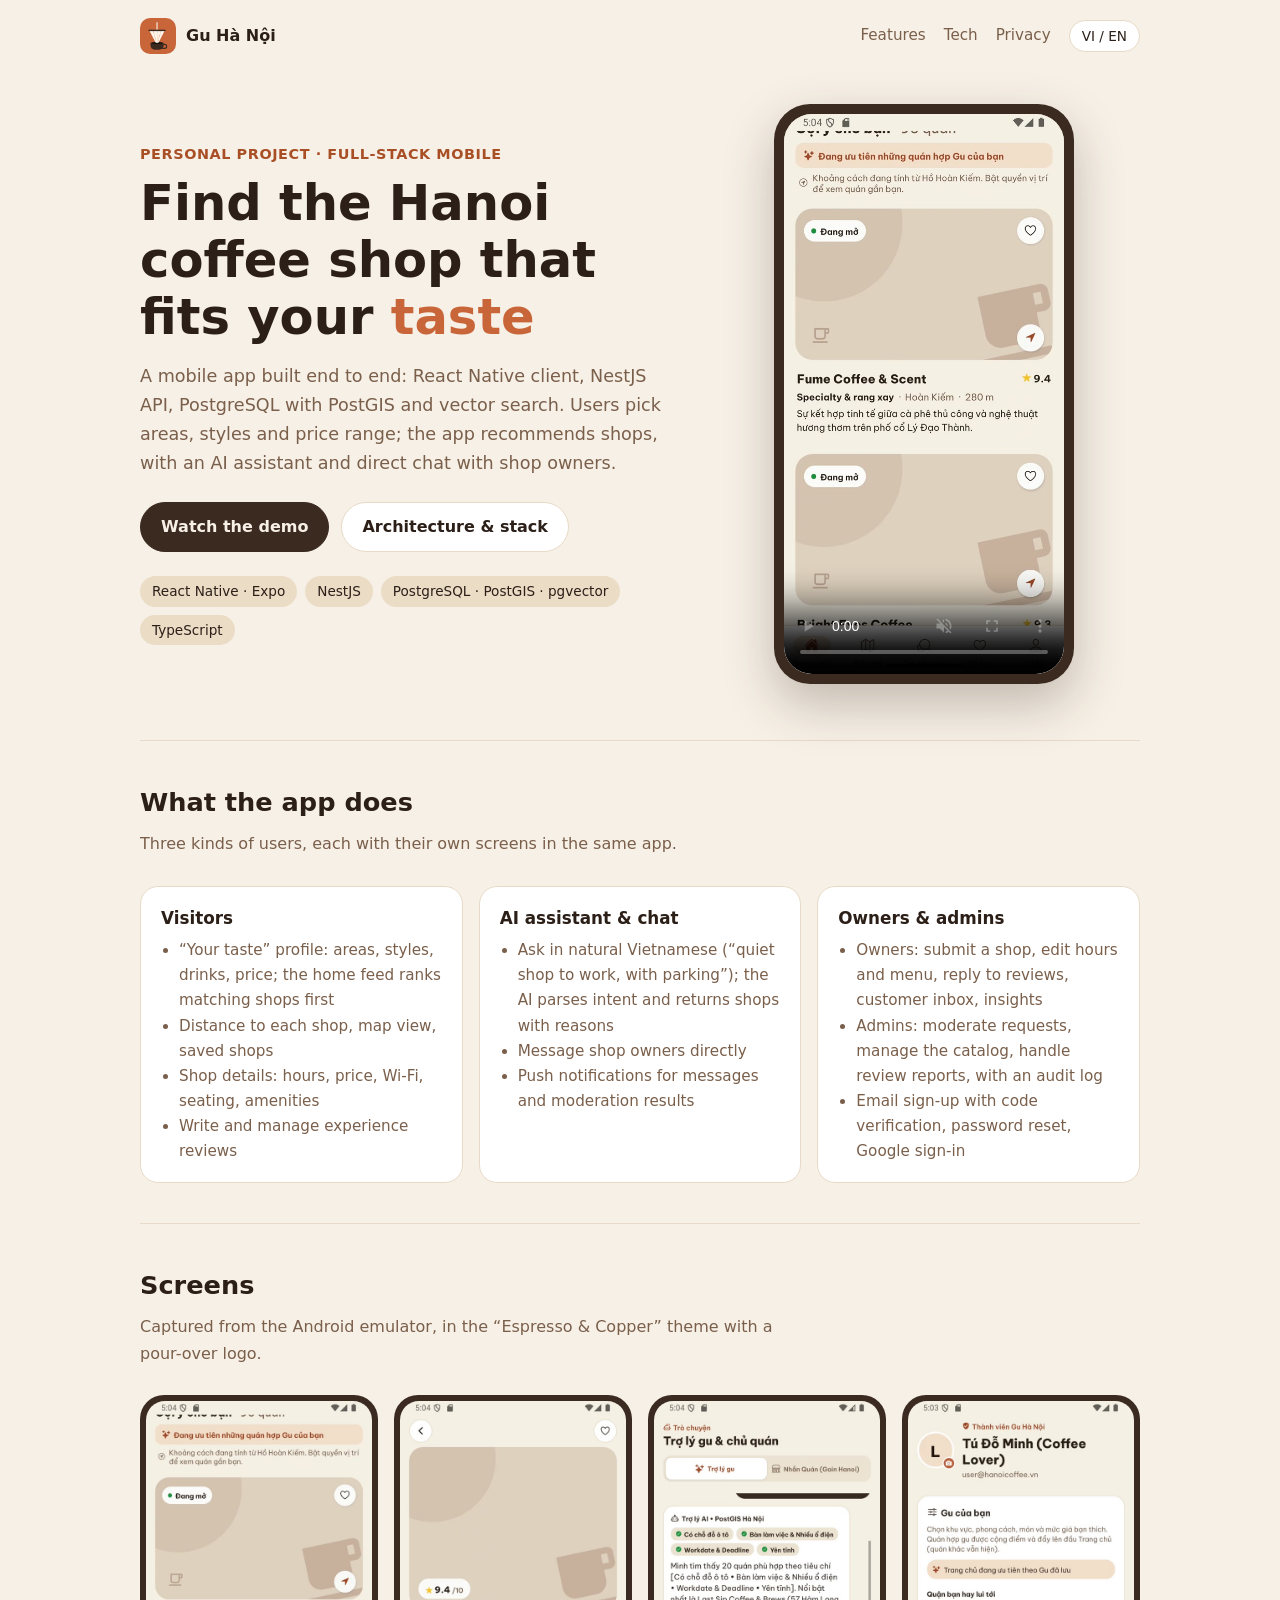
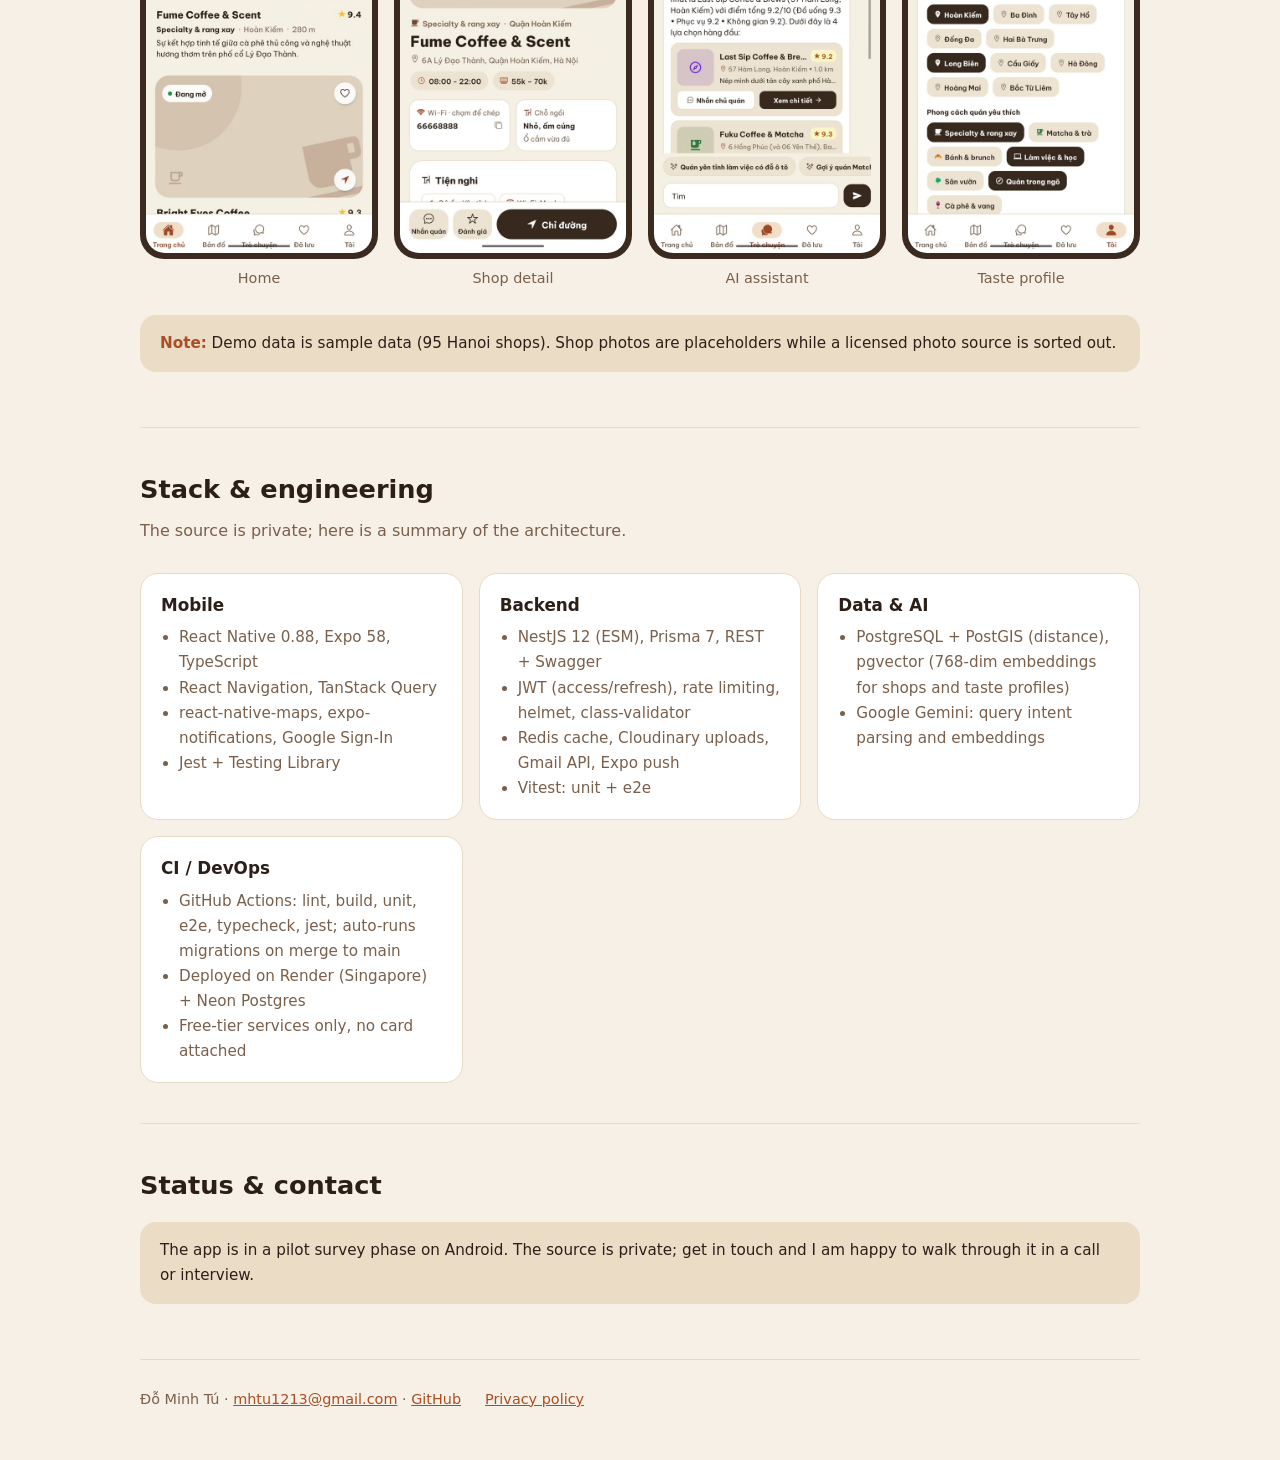
<file: index.html>
<!doctype html>
<html lang="vi" data-lang="vi">
<head>
<meta charset="utf-8"><meta name="viewport" content="width=device-width,initial-scale=1">
<title>Gu Hà Nội – ứng dụng khám phá quán cà phê</title>
<meta name="description" content="Gu Hà Nội: ứng dụng di động (React Native + NestJS) gợi ý quán cà phê ở Hà Nội theo gu cá nhân, có trợ lý AI và công cụ cho chủ quán. Xem video demo và công nghệ sử dụng.">
<meta property="og:title" content="Gu Hà Nội – ứng dụng khám phá quán cà phê">
<meta property="og:description" content="Ứng dụng di động full-stack: gợi ý quán theo gu, trợ lý AI, chat với chủ quán, công cụ cho chủ quán và admin.">
<meta property="og:image" content="https://dotu202.github.io/guhanoi_legal/assets/home.jpg">
<link rel="icon" href="logo.png">
<link rel="stylesheet" href="site.css">
<script>
try{var s=localStorage.getItem("lang");document.documentElement.dataset.lang=s||((navigator.language||"vi").slice(0,2)==="vi"?"vi":"en")}catch(e){}
</script>
</head>
<body>
<div class="wrap">

<nav>
  <a class="brand" href="#top"><img src="logo.png" alt="Logo Gu Hà Nội"><span>Gu Hà Nội</span></a>
  <div class="links">
    <a class="hide-s" href="#features"><span data-l="vi">Tính năng</span><span data-l="en">Features</span></a>
    <a class="hide-s" href="#tech"><span data-l="vi">Công nghệ</span><span data-l="en">Tech</span></a>
    <a href="privacy.html"><span data-l="vi">Quyền riêng tư</span><span data-l="en">Privacy</span></a>
    <button class="lang" id="lang" type="button" aria-label="Language">VI / EN</button>
  </div>
</nav>

<header class="hero" id="top">
  <div>
    <p class="eyebrow"><span data-l="vi">Dự án cá nhân · Full-stack mobile</span><span data-l="en">Personal project · Full-stack mobile</span></p>
    <h1><span data-l="vi">Tìm quán cà phê hợp <em style="color:var(--brand);font-style:normal">gu</em> của bạn ở Hà Nội</span><span data-l="en">Find the Hanoi coffee shop that fits your <em style="color:var(--brand);font-style:normal">taste</em></span></h1>
    <p class="lead">
      <span data-l="vi">Ứng dụng Android/iOS tự xây từ đầu: app React Native, API NestJS, cơ sở dữ liệu PostgreSQL với PostGIS và vector. Người dùng chọn khu vực, phong cách, mức giá; app gợi ý quán phù hợp, có trợ lý AI và chat trực tiếp với chủ quán.</span>
      <span data-l="en">A mobile app built end to end: React Native client, NestJS API, PostgreSQL with PostGIS and vector search. Users pick areas, styles and price range; the app recommends shops, with an AI assistant and direct chat with shop owners.</span>
    </p>
    <div class="cta">
      <a class="btn primary" href="#demo"><span data-l="vi">Xem video demo</span><span data-l="en">Watch the demo</span></a>
      <a class="btn" href="#tech"><span data-l="vi">Kiến trúc &amp; công nghệ</span><span data-l="en">Architecture &amp; stack</span></a>
    </div>
    <div class="badges">
      <span class="badge">React Native · Expo</span><span class="badge">NestJS</span><span class="badge">PostgreSQL · PostGIS · pgvector</span><span class="badge">TypeScript</span>
    </div>
  </div>
  <div class="phone" id="demo">
    <video controls playsinline muted loop preload="metadata" poster="assets/home.jpg" aria-label="Video demo Gu Hà Nội trên Android emulator">
      <source src="assets/gu-demo.mp4" type="video/mp4">
    </video>
  </div>
</header>

<section id="features">
  <h2><span data-l="vi">Ứng dụng làm được gì</span><span data-l="en">What the app does</span></h2>
  <p class="sub"><span data-l="vi">Ba nhóm người dùng, mỗi nhóm có màn hình riêng trong cùng một app.</span><span data-l="en">Three kinds of users, each with their own screens in the same app.</span></p>
  <div class="grid">
    <div class="card"><h3><span data-l="vi">Người dùng</span><span data-l="en">Visitors</span></h3>
      <ul>
        <li data-l="vi">Hồ sơ “Gu của bạn”: khu vực, phong cách, đồ uống, mức giá; Trang chủ ưu tiên quán hợp gu</li>
        <li data-l="en">“Your taste” profile: areas, styles, drinks, price; the home feed ranks matching shops first</li>
        <li data-l="vi">Khoảng cách tới quán, bản đồ, lưu quán yêu thích</li>
        <li data-l="en">Distance to each shop, map view, saved shops</li>
        <li data-l="vi">Chi tiết quán: giờ mở cửa, mức giá, Wi-Fi, chỗ ngồi, tiện nghi</li>
        <li data-l="en">Shop details: hours, price, Wi-Fi, seating, amenities</li>
        <li data-l="vi">Viết và quản lý đánh giá trải nghiệm</li>
        <li data-l="en">Write and manage experience reviews</li>
      </ul></div>
    <div class="card"><h3><span data-l="vi">Trợ lý AI &amp; chat</span><span data-l="en">AI assistant &amp; chat</span></h3>
      <ul>
        <li data-l="vi">Hỏi bằng tiếng Việt tự nhiên (“quán yên tĩnh làm việc có đồ ô tô”); AI hiểu ý định và trả về danh sách quán kèm lý do</li>
        <li data-l="en">Ask in natural Vietnamese (“quiet shop to work, with parking”); the AI parses intent and returns shops with reasons</li>
        <li data-l="vi">Nhắn tin trực tiếp cho chủ quán</li>
        <li data-l="en">Message shop owners directly</li>
        <li data-l="vi">Thông báo đẩy khi có tin nhắn hoặc kết quả duyệt quán</li>
        <li data-l="en">Push notifications for messages and moderation results</li>
      </ul></div>
    <div class="card"><h3><span data-l="vi">Chủ quán &amp; admin</span><span data-l="en">Owners &amp; admins</span></h3>
      <ul>
        <li data-l="vi">Chủ quán: đăng ký quán, cập nhật giờ mở cửa và thực đơn, trả lời đánh giá, hộp thư khách, thống kê</li>
        <li data-l="en">Owners: submit a shop, edit hours and menu, reply to reviews, customer inbox, insights</li>
        <li data-l="vi">Admin: duyệt yêu cầu, quản lý danh mục quán, xử lý báo cáo đánh giá, có nhật ký kiểm toán</li>
        <li data-l="en">Admins: moderate requests, manage the catalog, handle review reports, with an audit log</li>
        <li data-l="vi">Đăng ký bằng email có xác minh mã, quên mật khẩu, đăng nhập Google</li>
        <li data-l="en">Email sign-up with code verification, password reset, Google sign-in</li>
      </ul></div>
  </div>
</section>

<section id="screens">
  <h2><span data-l="vi">Màn hình</span><span data-l="en">Screens</span></h2>
  <p class="sub"><span data-l="vi">Ảnh chụp từ Android emulator, giao diện “Espresso &amp; Copper” với logo bình pour-over.</span><span data-l="en">Captured from the Android emulator, in the “Espresso &amp; Copper” theme with a pour-over logo.</span></p>
  <div class="shots">
    <figure><div class="phone small"><img src="assets/home.jpg" alt="Trang chủ gợi ý quán" loading="lazy"></div><figcaption><span data-l="vi">Trang chủ</span><span data-l="en">Home</span></figcaption></figure>
    <figure><div class="phone small"><img src="assets/detail.jpg" alt="Chi tiết quán" loading="lazy"></div><figcaption><span data-l="vi">Chi tiết quán</span><span data-l="en">Shop detail</span></figcaption></figure>
    <figure><div class="phone small"><img src="assets/chat.jpg" alt="Trợ lý AI" loading="lazy"></div><figcaption><span data-l="vi">Trợ lý AI</span><span data-l="en">AI assistant</span></figcaption></figure>
    <figure><div class="phone small"><img src="assets/profile.jpg" alt="Hồ sơ Gu của bạn" loading="lazy"></div><figcaption><span data-l="vi">Gu của bạn</span><span data-l="en">Taste profile</span></figcaption></figure>
  </div>
  <p class="note" style="margin-top:24px"><strong><span data-l="vi">Lưu ý:</span><span data-l="en">Note:</span></strong>
    <span data-l="vi">Dữ liệu trong demo là dữ liệu mẫu (95 quán ở Hà Nội). Ảnh quán đang là ảnh giữ chỗ, đang chờ nguồn ảnh hợp lệ.</span>
    <span data-l="en">Demo data is sample data (95 Hanoi shops). Shop photos are placeholders while a licensed photo source is sorted out.</span></p>
</section>

<section id="tech">
  <h2><span data-l="vi">Công nghệ &amp; kỹ thuật</span><span data-l="en">Stack &amp; engineering</span></h2>
  <p class="sub"><span data-l="vi">Mã nguồn để private; phần dưới là tóm tắt kiến trúc.</span><span data-l="en">The source is private; here is a summary of the architecture.</span></p>
  <div class="grid two">
    <div class="card"><h3>Mobile</h3><ul>
      <li>React Native 0.88, Expo 58, TypeScript</li>
      <li>React Navigation, TanStack Query</li>
      <li>react-native-maps, expo-notifications, Google Sign-In</li>
      <li>Jest + Testing Library</li></ul></div>
    <div class="card"><h3>Backend</h3><ul>
      <li>NestJS 12 (ESM), Prisma 7, REST + Swagger</li>
      <li>JWT (access/refresh), rate limiting, helmet, class-validator</li>
      <li>Redis cache, Cloudinary uploads, Gmail API, Expo push</li>
      <li>Vitest: unit + e2e</li></ul></div>
    <div class="card"><h3><span data-l="vi">Dữ liệu &amp; AI</span><span data-l="en">Data &amp; AI</span></h3><ul>
      <li data-l="vi">PostgreSQL + PostGIS (khoảng cách), pgvector (embedding 768 chiều cho quán và hồ sơ gu)</li>
      <li data-l="en">PostgreSQL + PostGIS (distance), pgvector (768-dim embeddings for shops and taste profiles)</li>
      <li data-l="vi">Google Gemini: phân tích ý định câu hỏi và tạo embedding</li>
      <li data-l="en">Google Gemini: query intent parsing and embeddings</li></ul></div>
    <div class="card"><h3>CI / DevOps</h3><ul>
      <li data-l="vi">GitHub Actions: lint, build, unit, e2e, typecheck, jest; tự chạy migration khi merge vào main</li>
      <li data-l="en">GitHub Actions: lint, build, unit, e2e, typecheck, jest; auto-runs migrations on merge to main</li>
      <li data-l="vi">Triển khai Render (Singapore) + Neon Postgres</li>
      <li data-l="en">Deployed on Render (Singapore) + Neon Postgres</li>
      <li data-l="vi">Chỉ dùng dịch vụ miễn phí, không cần thẻ</li>
      <li data-l="en">Free-tier services only, no card attached</li></ul></div>
  </div>
</section>

<section id="status">
  <h2><span data-l="vi">Trạng thái &amp; liên hệ</span><span data-l="en">Status &amp; contact</span></h2>
  <p class="note">
    <span data-l="vi">Ứng dụng đang trong giai đoạn khảo sát thử nghiệm trên Android. Mã nguồn đang để private; bạn có thể liên hệ để xem cùng nhau trong buổi trao đổi hoặc phỏng vấn.</span>
    <span data-l="en">The app is in a pilot survey phase on Android. The source is private; get in touch and I am happy to walk through it in a call or interview.</span>
  </p>
</section>

</div>
<div class="wrap">
<footer>
  <span>Đỗ Minh Tú · <a href="mailto:mhtu1213@gmail.com">mhtu1213@gmail.com</a> · <a href="https://github.com/DoTu202">GitHub</a></span>
  <a href="privacy.html"><span data-l="vi">Chính sách quyền riêng tư</span><span data-l="en">Privacy policy</span></a>
</footer>
</div>
<script>
document.getElementById("lang").addEventListener("click",function(){
  var d=document.documentElement,n=d.dataset.lang==="vi"?"en":"vi";
  d.dataset.lang=n;d.lang=n;try{localStorage.setItem("lang",n)}catch(e){}
});
document.documentElement.lang=document.documentElement.dataset.lang;
</script>
</body>
</html>
</file>
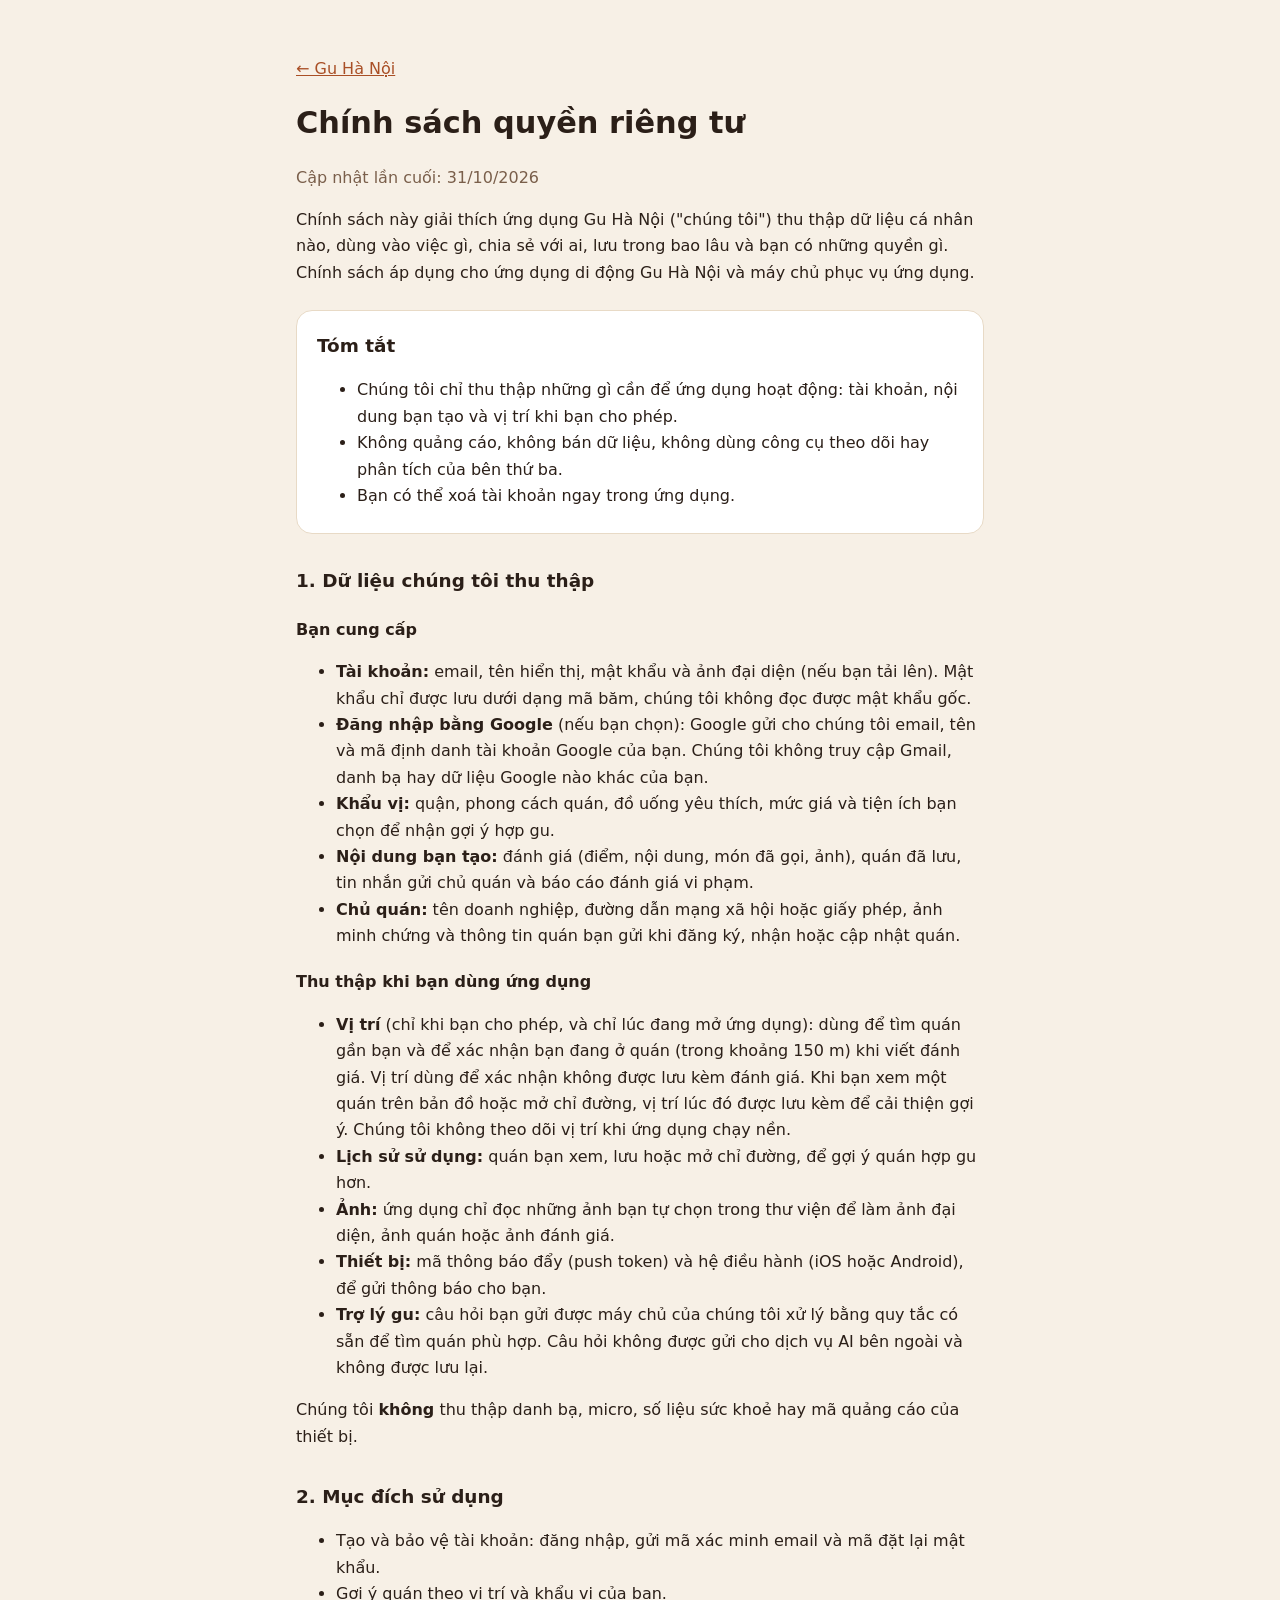
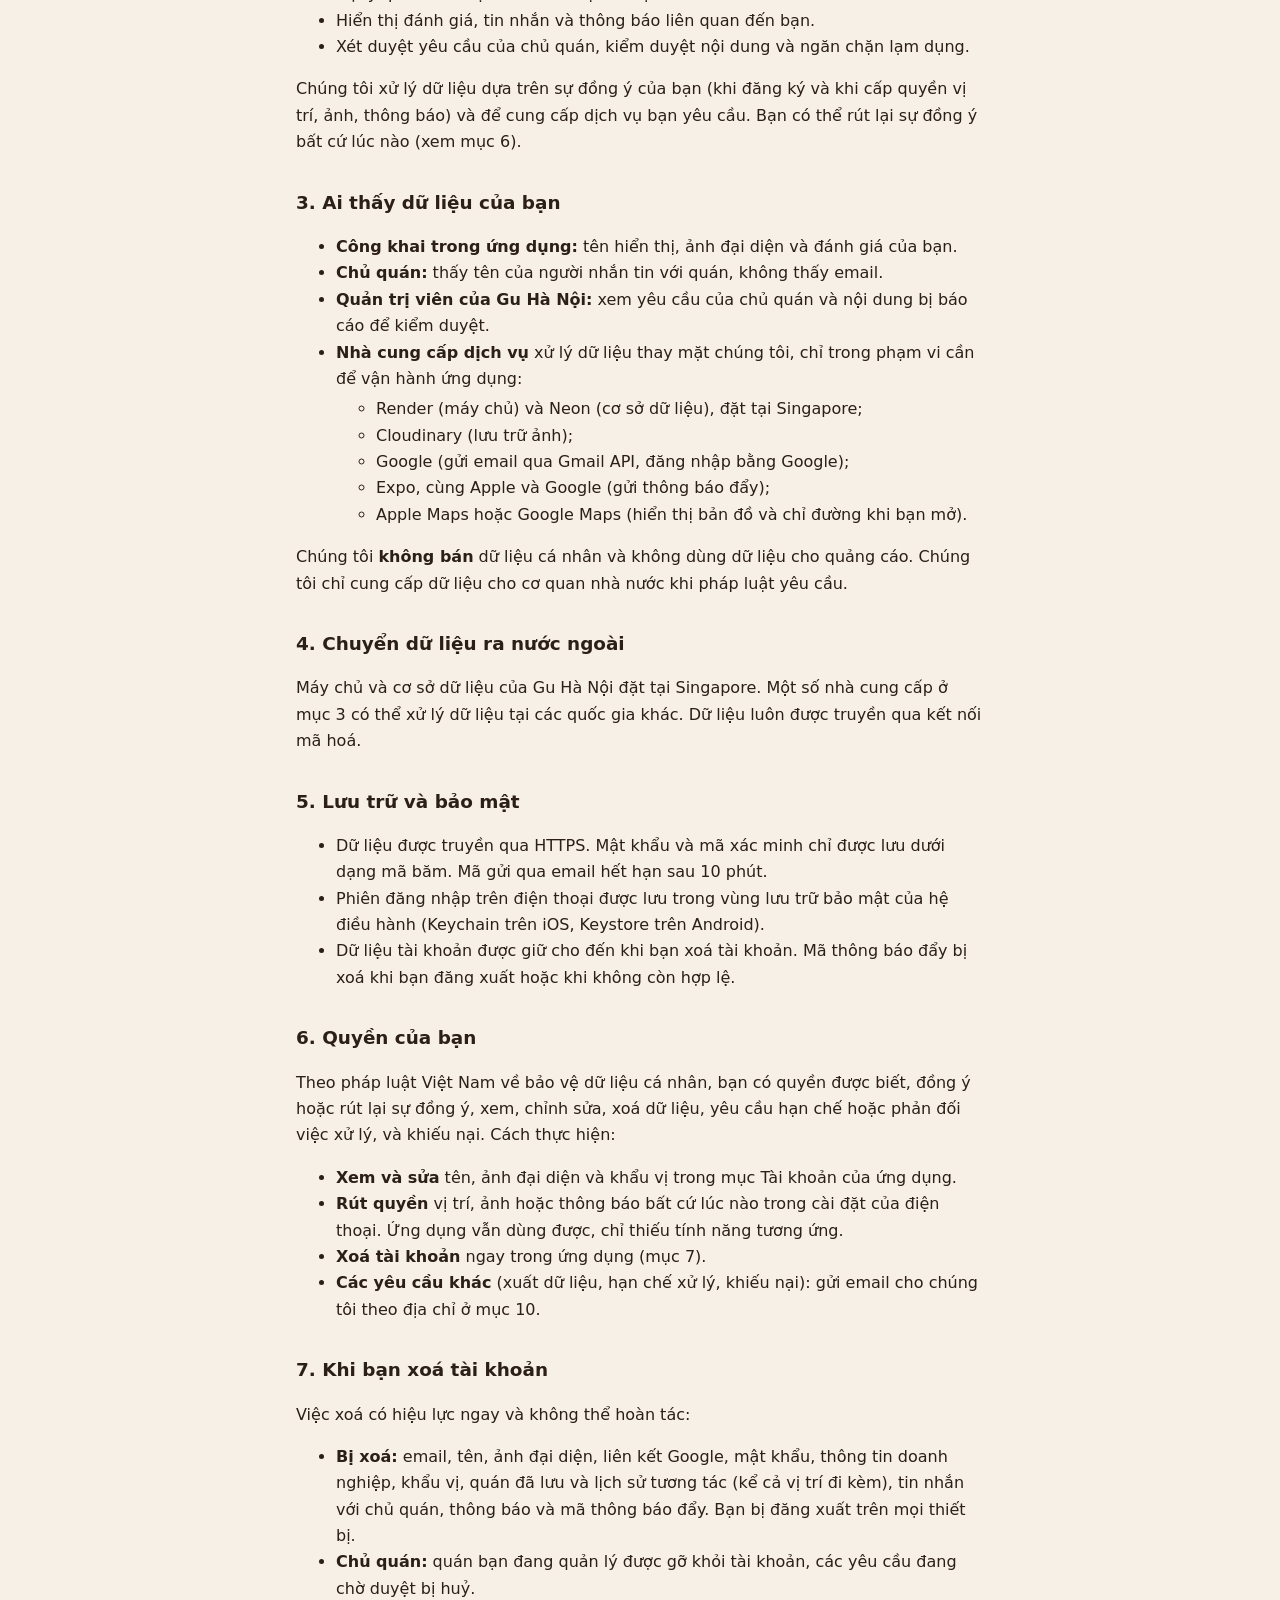
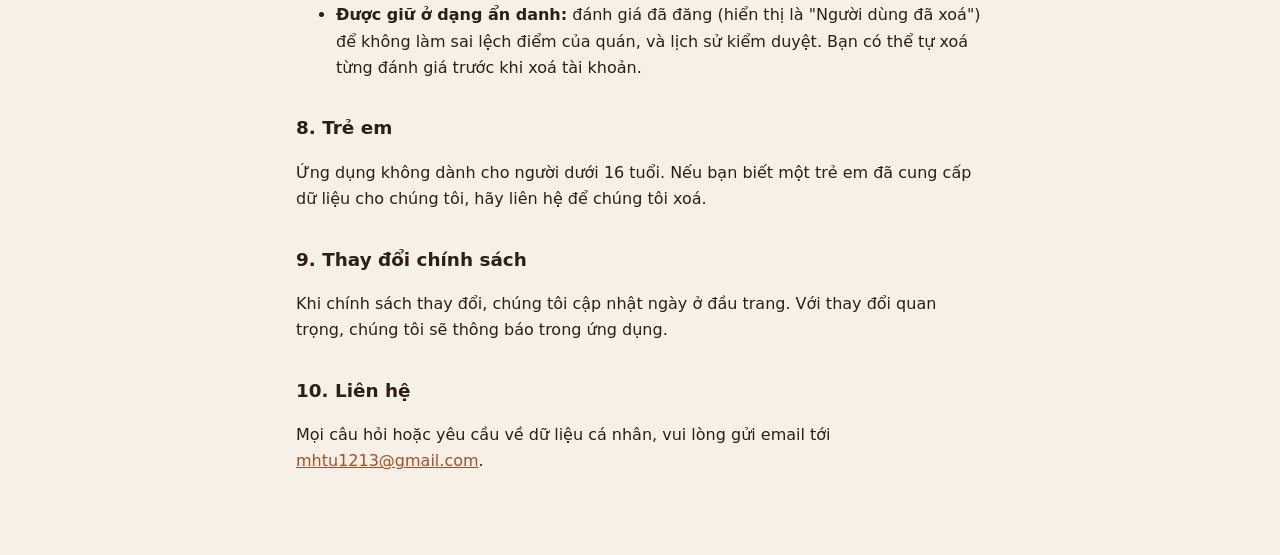
<file: privacy.html>
<!doctype html>
<html lang="vi">
<head>
<meta charset="utf-8"><meta name="viewport" content="width=device-width,initial-scale=1">
<title>Chính sách quyền riêng tư – Gu Hà Nội</title>
<meta name="description" content="Gu Hà Nội thu thập dữ liệu gì, dùng để làm gì, chia sẻ với ai và bạn có những quyền gì.">
<link rel="stylesheet" href="style.css">
</head>
<body><main>
<p><a href="index.html">← Gu Hà Nội</a></p>
<h1>Chính sách quyền riêng tư</h1>
<p class="muted">Cập nhật lần cuối: 31/10/2026</p>

<p>Chính sách này giải thích ứng dụng Gu Hà Nội ("chúng tôi") thu thập dữ liệu cá nhân nào, dùng vào việc gì, chia sẻ với ai, lưu trong bao lâu và bạn có những quyền gì. Chính sách áp dụng cho ứng dụng di động Gu Hà Nội và máy chủ phục vụ ứng dụng.</p>

<div class="summary">
<h2>Tóm tắt</h2>
<ul>
<li>Chúng tôi chỉ thu thập những gì cần để ứng dụng hoạt động: tài khoản, nội dung bạn tạo và vị trí khi bạn cho phép.</li>
<li>Không quảng cáo, không bán dữ liệu, không dùng công cụ theo dõi hay phân tích của bên thứ ba.</li>
<li>Bạn có thể xoá tài khoản ngay trong ứng dụng.</li>
</ul>
</div>

<h2>1. Dữ liệu chúng tôi thu thập</h2>
<h3>Bạn cung cấp</h3>
<ul>
<li><strong>Tài khoản:</strong> email, tên hiển thị, mật khẩu và ảnh đại diện (nếu bạn tải lên). Mật khẩu chỉ được lưu dưới dạng mã băm, chúng tôi không đọc được mật khẩu gốc.</li>
<li><strong>Đăng nhập bằng Google</strong> (nếu bạn chọn): Google gửi cho chúng tôi email, tên và mã định danh tài khoản Google của bạn. Chúng tôi không truy cập Gmail, danh bạ hay dữ liệu Google nào khác của bạn.</li>
<li><strong>Khẩu vị:</strong> quận, phong cách quán, đồ uống yêu thích, mức giá và tiện ích bạn chọn để nhận gợi ý hợp gu.</li>
<li><strong>Nội dung bạn tạo:</strong> đánh giá (điểm, nội dung, món đã gọi, ảnh), quán đã lưu, tin nhắn gửi chủ quán và báo cáo đánh giá vi phạm.</li>
<li><strong>Chủ quán:</strong> tên doanh nghiệp, đường dẫn mạng xã hội hoặc giấy phép, ảnh minh chứng và thông tin quán bạn gửi khi đăng ký, nhận hoặc cập nhật quán.</li>
</ul>
<h3>Thu thập khi bạn dùng ứng dụng</h3>
<ul>
<li><strong>Vị trí</strong> (chỉ khi bạn cho phép, và chỉ lúc đang mở ứng dụng): dùng để tìm quán gần bạn và để xác nhận bạn đang ở quán (trong khoảng 150 m) khi viết đánh giá. Vị trí dùng để xác nhận không được lưu kèm đánh giá. Khi bạn xem một quán trên bản đồ hoặc mở chỉ đường, vị trí lúc đó được lưu kèm để cải thiện gợi ý. Chúng tôi không theo dõi vị trí khi ứng dụng chạy nền.</li>
<li><strong>Lịch sử sử dụng:</strong> quán bạn xem, lưu hoặc mở chỉ đường, để gợi ý quán hợp gu hơn.</li>
<li><strong>Ảnh:</strong> ứng dụng chỉ đọc những ảnh bạn tự chọn trong thư viện để làm ảnh đại diện, ảnh quán hoặc ảnh đánh giá.</li>
<li><strong>Thiết bị:</strong> mã thông báo đẩy (push token) và hệ điều hành (iOS hoặc Android), để gửi thông báo cho bạn.</li>
<li><strong>Trợ lý gu:</strong> câu hỏi bạn gửi được máy chủ của chúng tôi xử lý bằng quy tắc có sẵn để tìm quán phù hợp. Câu hỏi không được gửi cho dịch vụ AI bên ngoài và không được lưu lại.</li>
</ul>
<p>Chúng tôi <strong>không</strong> thu thập danh bạ, micro, số liệu sức khoẻ hay mã quảng cáo của thiết bị.</p>

<h2>2. Mục đích sử dụng</h2>
<ul>
<li>Tạo và bảo vệ tài khoản: đăng nhập, gửi mã xác minh email và mã đặt lại mật khẩu.</li>
<li>Gợi ý quán theo vị trí và khẩu vị của bạn.</li>
<li>Hiển thị đánh giá, tin nhắn và thông báo liên quan đến bạn.</li>
<li>Xét duyệt yêu cầu của chủ quán, kiểm duyệt nội dung và ngăn chặn lạm dụng.</li>
</ul>
<p>Chúng tôi xử lý dữ liệu dựa trên sự đồng ý của bạn (khi đăng ký và khi cấp quyền vị trí, ảnh, thông báo) và để cung cấp dịch vụ bạn yêu cầu. Bạn có thể rút lại sự đồng ý bất cứ lúc nào (xem mục 6).</p>

<h2>3. Ai thấy dữ liệu của bạn</h2>
<ul>
<li><strong>Công khai trong ứng dụng:</strong> tên hiển thị, ảnh đại diện và đánh giá của bạn.</li>
<li><strong>Chủ quán:</strong> thấy tên của người nhắn tin với quán, không thấy email.</li>
<li><strong>Quản trị viên của Gu Hà Nội:</strong> xem yêu cầu của chủ quán và nội dung bị báo cáo để kiểm duyệt.</li>
<li><strong>Nhà cung cấp dịch vụ</strong> xử lý dữ liệu thay mặt chúng tôi, chỉ trong phạm vi cần để vận hành ứng dụng:
  <ul>
  <li>Render (máy chủ) và Neon (cơ sở dữ liệu), đặt tại Singapore;</li>
  <li>Cloudinary (lưu trữ ảnh);</li>
  <li>Google (gửi email qua Gmail API, đăng nhập bằng Google);</li>
  <li>Expo, cùng Apple và Google (gửi thông báo đẩy);</li>
  <li>Apple Maps hoặc Google Maps (hiển thị bản đồ và chỉ đường khi bạn mở).</li>
  </ul>
</li>
</ul>
<p>Chúng tôi <strong>không bán</strong> dữ liệu cá nhân và không dùng dữ liệu cho quảng cáo. Chúng tôi chỉ cung cấp dữ liệu cho cơ quan nhà nước khi pháp luật yêu cầu.</p>

<h2>4. Chuyển dữ liệu ra nước ngoài</h2>
<p>Máy chủ và cơ sở dữ liệu của Gu Hà Nội đặt tại Singapore. Một số nhà cung cấp ở mục 3 có thể xử lý dữ liệu tại các quốc gia khác. Dữ liệu luôn được truyền qua kết nối mã hoá.</p>

<h2>5. Lưu trữ và bảo mật</h2>
<ul>
<li>Dữ liệu được truyền qua HTTPS. Mật khẩu và mã xác minh chỉ được lưu dưới dạng mã băm. Mã gửi qua email hết hạn sau 10 phút.</li>
<li>Phiên đăng nhập trên điện thoại được lưu trong vùng lưu trữ bảo mật của hệ điều hành (Keychain trên iOS, Keystore trên Android).</li>
<li>Dữ liệu tài khoản được giữ cho đến khi bạn xoá tài khoản. Mã thông báo đẩy bị xoá khi bạn đăng xuất hoặc khi không còn hợp lệ.</li>
</ul>

<h2>6. Quyền của bạn</h2>
<p>Theo pháp luật Việt Nam về bảo vệ dữ liệu cá nhân, bạn có quyền được biết, đồng ý hoặc rút lại sự đồng ý, xem, chỉnh sửa, xoá dữ liệu, yêu cầu hạn chế hoặc phản đối việc xử lý, và khiếu nại. Cách thực hiện:</p>
<ul>
<li><strong>Xem và sửa</strong> tên, ảnh đại diện và khẩu vị trong mục Tài khoản của ứng dụng.</li>
<li><strong>Rút quyền</strong> vị trí, ảnh hoặc thông báo bất cứ lúc nào trong cài đặt của điện thoại. Ứng dụng vẫn dùng được, chỉ thiếu tính năng tương ứng.</li>
<li><strong>Xoá tài khoản</strong> ngay trong ứng dụng (mục 7).</li>
<li><strong>Các yêu cầu khác</strong> (xuất dữ liệu, hạn chế xử lý, khiếu nại): gửi email cho chúng tôi theo địa chỉ ở mục 10.</li>
</ul>

<h2>7. Khi bạn xoá tài khoản</h2>
<p>Việc xoá có hiệu lực ngay và không thể hoàn tác:</p>
<ul>
<li><strong>Bị xoá:</strong> email, tên, ảnh đại diện, liên kết Google, mật khẩu, thông tin doanh nghiệp, khẩu vị, quán đã lưu và lịch sử tương tác (kể cả vị trí đi kèm), tin nhắn với chủ quán, thông báo và mã thông báo đẩy. Bạn bị đăng xuất trên mọi thiết bị.</li>
<li><strong>Chủ quán:</strong> quán bạn đang quản lý được gỡ khỏi tài khoản, các yêu cầu đang chờ duyệt bị huỷ.</li>
<li><strong>Được giữ ở dạng ẩn danh:</strong> đánh giá đã đăng (hiển thị là "Người dùng đã xoá") để không làm sai lệch điểm của quán, và lịch sử kiểm duyệt. Bạn có thể tự xoá từng đánh giá trước khi xoá tài khoản.</li>
</ul>

<h2>8. Trẻ em</h2>
<p>Ứng dụng không dành cho người dưới 16 tuổi. Nếu bạn biết một trẻ em đã cung cấp dữ liệu cho chúng tôi, hãy liên hệ để chúng tôi xoá.</p>

<h2>9. Thay đổi chính sách</h2>
<p>Khi chính sách thay đổi, chúng tôi cập nhật ngày ở đầu trang. Với thay đổi quan trọng, chúng tôi sẽ thông báo trong ứng dụng.</p>

<h2>10. Liên hệ</h2>
<p>Mọi câu hỏi hoặc yêu cầu về dữ liệu cá nhân, vui lòng gửi email tới <a href="mailto:mhtu1213@gmail.com">mhtu1213@gmail.com</a>.</p>
</main></body>
</html>
</file>
<file: site.css>
:root{--bg:#f7f0e6;--card:#fff;--fg:#2b1f18;--muted:#7a5f4b;--accent:#a94f26;--brand:#c8663a;--soft:#ebdcc6;--border:#e8dac6;--dark:#3b2a20}
@media (prefers-color-scheme:dark){:root{--bg:#1e140f;--card:#2b1f18;--fg:#f7f0e6;--muted:#c4ad98;--accent:#e08a5c;--brand:#e08a5c;--soft:#3b2a20;--border:#3b2a20;--dark:#f7f0e6}}
*{box-sizing:border-box}
html{scroll-behavior:smooth}
body{margin:0;background:var(--bg);color:var(--fg);font:16px/1.65 system-ui,-apple-system,"Segoe UI",Roboto,sans-serif}
a{color:var(--accent)}
.wrap{max-width:1040px;margin:0 auto;padding:0 20px}
nav{display:flex;align-items:center;gap:16px;padding:18px 0}
nav .brand{display:flex;align-items:center;gap:10px;font-weight:700;color:var(--fg);text-decoration:none}
nav .brand img{width:36px;height:36px;border-radius:10px}
nav .links{margin-left:auto;display:flex;gap:18px;align-items:center;font-size:.95rem}
nav .links a{text-decoration:none;color:var(--muted)}
nav .links a:hover{color:var(--accent)}
.lang{border:1px solid var(--border);background:var(--card);color:var(--fg);border-radius:999px;padding:4px 12px;font:inherit;font-size:.85rem;cursor:pointer}
.hero{display:grid;grid-template-columns:1.1fr .9fr;gap:40px;align-items:center;padding:32px 0 56px}
.eyebrow{color:var(--accent);font-weight:600;font-size:.9rem;letter-spacing:.04em;text-transform:uppercase;margin:0 0 8px}
h1{font-size:clamp(2rem,5vw,3.1rem);line-height:1.15;margin:0 0 16px}
.lead{font-size:1.1rem;color:var(--muted);margin:0 0 24px;max-width:34em}
.cta{display:flex;flex-wrap:wrap;gap:12px}
.btn{display:inline-block;padding:11px 20px;border-radius:999px;font-weight:600;text-decoration:none;border:1px solid var(--border);color:var(--fg);background:var(--card)}
.btn.primary{background:var(--dark);color:var(--bg);border-color:var(--dark)}
.badges{display:flex;flex-wrap:wrap;gap:8px;margin-top:24px}
.badge{background:var(--soft);color:var(--fg);border-radius:999px;padding:4px 12px;font-size:.85rem}
.phone{justify-self:center;width:min(100%,300px);border-radius:36px;padding:10px;background:var(--dark);box-shadow:0 20px 50px rgba(59,42,32,.28)}
.phone video,.phone img{display:block;width:100%;border-radius:28px;background:var(--soft)}
.phone.small{width:100%;padding:6px;border-radius:24px;box-shadow:none}
.phone.small img{border-radius:19px}
section{padding:40px 0;border-top:1px solid var(--border)}
h2{font-size:1.6rem;margin:0 0 8px}
.sub{color:var(--muted);margin:0 0 28px;max-width:40em}
.grid{display:grid;grid-template-columns:repeat(auto-fit,minmax(240px,1fr));gap:16px}
.card{background:var(--card);border:1px solid var(--border);border-radius:18px;padding:18px 20px}
.card h3{margin:0 0 6px;font-size:1.05rem}
.card p,.card ul{margin:0;color:var(--muted);font-size:.95rem}
.card ul{padding-left:18px}
.shots{display:grid;grid-template-columns:repeat(auto-fit,minmax(180px,1fr));gap:16px}
.shots figure{margin:0}
.shots figcaption{margin-top:8px;text-align:center;color:var(--muted);font-size:.9rem}
.note{background:var(--soft);border-radius:16px;padding:16px 20px;color:var(--fg);font-size:.95rem}
.note strong{color:var(--accent)}
footer{border-top:1px solid var(--border);padding:28px 0 48px;color:var(--muted);font-size:.9rem;display:flex;flex-wrap:wrap;gap:8px 24px}
[data-l]{display:none}
html[data-lang="vi"] [data-l="vi"],html[data-lang="en"] [data-l="en"]{display:revert}
@media (max-width:760px){.hero{grid-template-columns:1fr;gap:28px}nav .links a.hide-s{display:none}}
.grid.two{grid-template-columns:repeat(auto-fit,minmax(min(100%,320px),1fr))}
</file>
<file: style.css>
:root{--bg:#f7f0e6;--card:#fff;--fg:#2b1f18;--muted:#7a5f4b;--accent:#a94f26;--border:#e8dac6}
@media (prefers-color-scheme:dark){:root{--bg:#1e140f;--card:#2b1f18;--fg:#f7f0e6;--muted:#c4ad98;--accent:#e08a5c;--border:#3b2a20}}
*{box-sizing:border-box}
body{margin:0;background:var(--bg);color:var(--fg);font:16px/1.65 system-ui,-apple-system,"Segoe UI",Roboto,sans-serif}
main{max-width:720px;margin:0 auto;padding:40px 16px 64px}
h1{font-size:1.9rem;margin:0 0 4px}h2{font-size:1.15rem;margin:32px 0 8px}h3{font-size:1rem;margin:20px 0 4px}
.muted{color:var(--muted)}a{color:var(--accent)}
ul ul{margin-top:4px}
.summary{background:var(--card);border:1px solid var(--border);border-radius:16px;padding:4px 20px 8px;margin:24px 0}
.summary h2{margin-top:16px}
.logo{width:72px;height:72px;border-radius:16px;display:block;margin-bottom:16px}
footer{margin-top:48px;font-size:.9rem;color:var(--muted)}
</file>
